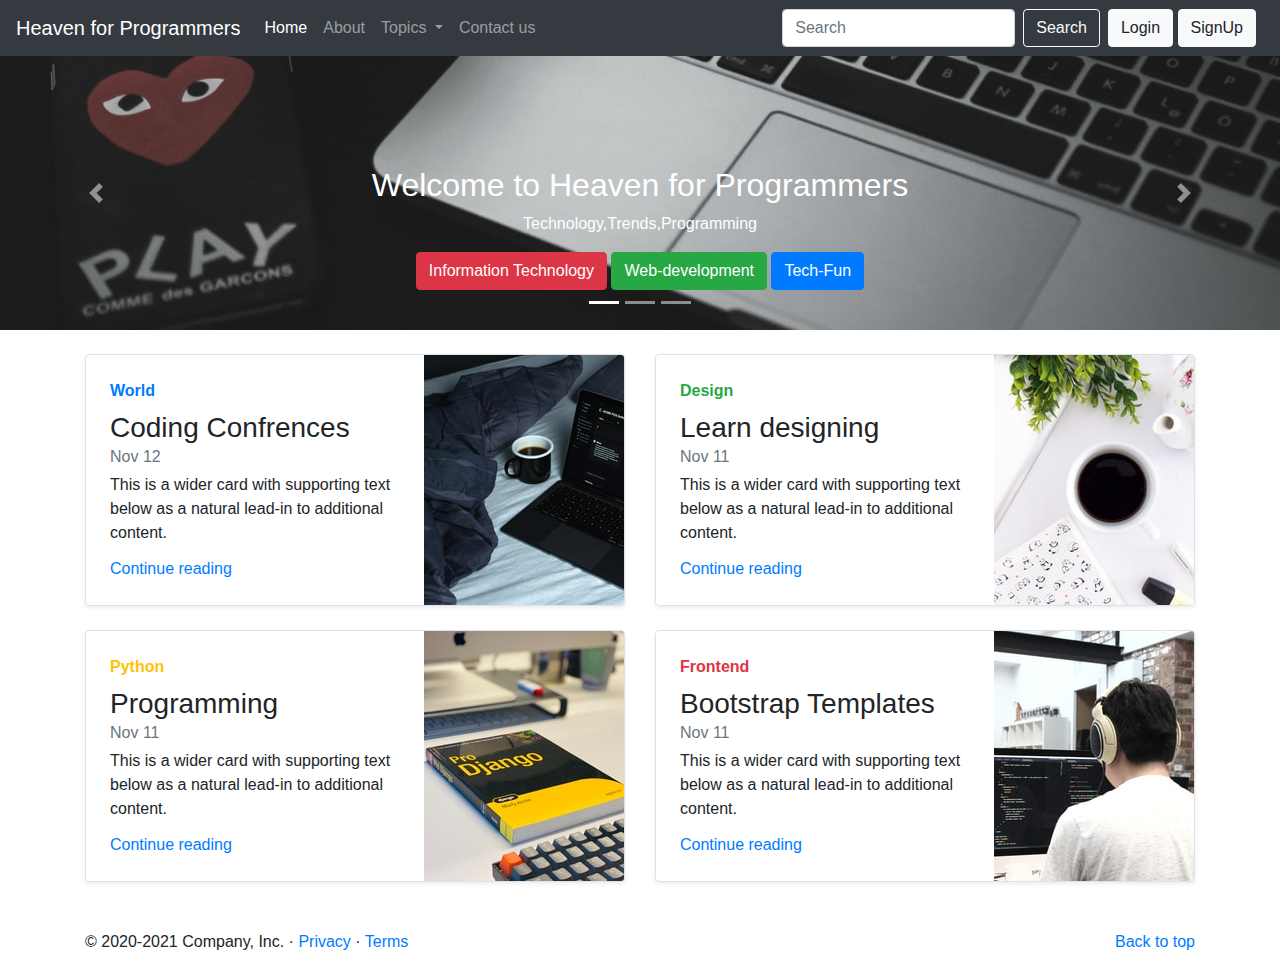
<file: index.html>
<!DOCTYPE html>
<html lang="en">
  <head>
    <title>Heaven for programmers</title>
    <!-- Required meta tags -->
    <meta charset="utf-8" />
    <meta
      name="viewport"
      content="width=device-width, initial-scale=1, shrink-to-fit=no"
    />
    <meta name="description" content="Welcome to Heaven for Programmers">
<meta title="Heaven for Programmers">
    <!-- Bootstrap CSS -->
    <link
      rel="stylesheet"
      href="https://stackpath.bootstrapcdn.com/bootstrap/4.3.1/css/bootstrap.min.css"
      integrity="sha384-ggOyR0iXCbMQv3Xipma34MD+dH/1fQ784/j6cY/iJTQUOhcWr7x9JvoRxT2MZw1T"
      crossorigin="anonymous"
    />
  </head>
  <body>
    <nav class="navbar navbar-expand-lg navbar-dark bg-dark">
      <a class="navbar-brand" href="/Heaven-for-Programmer">Heaven for Programmers</a>
      <button
        class="navbar-toggler"
        type="button"
        data-toggle="collapse"
        data-target="#navbarSupportedContent"
        aria-controls="navbarSupportedContent"
        aria-expanded="false"
        aria-label="Toggle navigation"
      >
        <span class="navbar-toggler-icon"></span>
      </button>

      <div class="collapse navbar-collapse" id="navbarSupportedContent">
        <ul class="navbar-nav mr-auto">
          <li class="nav-item active">
            <a class="nav-link" href="/Heaven-for-Programmer"
              >Home <span class="sr-only">(current)</span></a
            >
          </li>
          <li class="nav-item">
            <a class="nav-link" href="/Heaven-for-Programmer/about.html" target="_blank">About</a>
          </li>
          <li class="nav-item dropdown">
            <a
              class="nav-link dropdown-toggle"
              href="#"
              id="navbarDropdown"
              role="button"
              data-toggle="dropdown"
              aria-haspopup="true"
              aria-expanded="false"
            >
              Topics
            </a>
            <div class="dropdown-menu" aria-labelledby="navbarDropdown">
              <a class="dropdown-item" href="#">Web-Development</a>
              <a class="dropdown-item" href="#">Information Technology</a>
              <div class="dropdown-divider"></div>
              <a class="dropdown-item" href="#">Support us</a>
              <a class="dropdown-item" href="#">Write for us</a>
            </div>
          </li>
          <li class="nav-item">
            <a class="nav-link" href="/Heaven-for-Programmer/contact.html" target="_blank" tabindex="-1"
              >Contact us</a
            >
          </li>
        </ul>
        <form class="form-inline my-2 my-lg-0">
          <input
            class="form-control mr-sm-2"
            type="search"
            placeholder="Search"
            aria-label="Search"
          />
          <button class="btn btn-outline-light my-2 my-sm-0" type="submit">
            Search
          </button>
        </form>
        <div class="mx-2">
          <button class="btn btn-light"data-toggle="modal" data-target="#LoginModal">Login</button>
          <button class="btn btn-light"data-toggle="modal" data-target="#SignupModal">SignUp</button>
        </div>
      </div>
    </nav>
  

<!-- Modal -->
<div class="modal fade" id="LoginModal" tabindex="-1" aria-labelledby="LoginModalLabel" aria-hidden="true">
  <div class="modal-dialog">
    <div class="modal-content">
      <div class="modal-header">
        <h5 class="modal-title" id="exampleModalLabel">Login to Heaven for programmers</h5>
        <button type="button" class="close" data-dismiss="modal" aria-label="Close">
          <span aria-hidden="true">&times;</span>
        </button>
      </div>
      <div class="modal-body">
        <form>
          <div class="form-group">
            <label for="exampleInputEmail1">Email address</label>
            <input type="email" class="form-control" id="exampleInputEmail1" aria-describedby="emailHelp">
            <small id="emailHelp" class="form-text text-muted">We'll never share your email with anyone else.</small>
          </div>
          <div class="form-group">
            <label for="exampleInputPassword1">Password</label>
            <input type="password" class="form-control" id="exampleInputPassword1">
          </div>
          <div class="form-group form-check">
            <input type="checkbox" class="form-check-input" id="exampleCheck1">
            <label class="form-check-label" for="exampleCheck1">Check me out</label>
          </div>
          <button type="submit" class="btn btn-primary">Submit</button>
        </form>
      </div>
      <div class="modal-footer">
        <button type="button" class="btn btn-secondary" data-dismiss="modal">Close</button>
        
      </div>
    </div>
  </div>
</div>

<!-- sign upModal -->
<div class="modal fade" id="SignupModal" tabindex="-1" aria-labelledby="SignupModalLabel" aria-hidden="true">
  <div class="modal-dialog">
    <div class="modal-content">
      <div class="modal-header">
        <h5 class="modal-title" id="exampleModalLabel">Get an account in Heaven for programmers</h5>
        <button type="button" class="close" data-dismiss="modal" aria-label="Close">
          <span aria-hidden="true">&times;</span>
        </button>
      </div>
      <div class="modal-body">
        <form>
          <div class="form-group">
            <label for="exampleInputEmail1">Email address</label>
            <input type="email" class="form-control" id="exampleInputEmail1" aria-describedby="emailHelp">
            <small id="emailHelp" class="form-text text-muted">We'll never share your email with anyone else.</small>
          </div>
          <div class="form-group">
            <label for="exampleInputPassword1">Password</label>
            <input type="password" class="form-control" id="exampleInputPassword1">
          </div>
          <div class="form-group">
            <label for="cexampleInputPassword1">Confirm Password</label>
            <input type="password" class="form-control" id="cexampleInputPassword1">
          </div>
        
          <button type="submit" class="btn btn-primary">Create Account</button>
        </form>
      </div>
      <div class="modal-footer">
        <button type="button" class="btn btn-secondary" data-dismiss="modal">Close</button>
        
      </div>
    </div>
  </div>
</div>
    <div
      id="carouselExampleCaptions"
      class="carousel slide carousel-fade"
      data-ride="carousel"
    >
      <ol class="carousel-indicators">
        <li
          data-target="#carouselExampleCaptions"
          data-slide-to="0"
          class="active"
        ></li>
        <li data-target="#carouselExampleCaptions" data-slide-to="1"></li>
        <li data-target="#carouselExampleCaptions" data-slide-to="2"></li>
      </ol>
      <div class="carousel-inner">
        <div class="carousel-item active">
          <img src="4.jpg" class="d-block w-100" alt="..." />
          <div class="carousel-caption d-none d-md-block">
            <h2>Welcome to Heaven for Programmers</h2>
            <p>Technology,Trends,Programming</p>
            <button class="btn btn-danger">Information Technology</button>
            <button class="btn btn-success">Web-development</button>
            <button class="btn btn-primary">Tech-Fun</button>
          </div>
        </div>
        <div class="carousel-item">
          <img src="2.jpg" class="d-block w-100" alt="..." />
          <div class="carousel-caption d-none d-md-block">
            <h2>Welcome to Heaven for Programmers</h2>
            <p>Logic,Concepts,Learning</p>
            <button class="btn btn-danger">Information Technology</button>
            <button class="btn btn-success">Web-development</button>
            <button class="btn btn-primary">Tech-Fun</button>
          </div>
        </div>
        <div class="carousel-item">
          <img src="1.jpg" class="d-block w-100" alt="..." />
          <div class="carousel-caption d-none d-md-block">
            <h2>Welcome to Heaven for Programmers</h2>
            <p>Trends,Tech-Fun,Coding</p>
            <button class="btn btn-danger">Information Technology</button>
            <button class="btn btn-success">Web-development</button>
            <button class="btn btn-primary">Tech-Fun</button>
          </div>
        </div>
      </div>
      <a
        class="carousel-control-prev"
        href="#carouselExampleCaptions"
        role="button"
        data-slide="prev"
      >
        <span class="carousel-control-prev-icon" aria-hidden="true"></span>
        <span class="sr-only">Previous</span>
      </a>
      <a
        class="carousel-control-next"
        href="#carouselExampleCaptions"
        role="button"
        data-slide="next"
      >
        <span class="carousel-control-next-icon" aria-hidden="true"></span>
        <span class="sr-only">Next</span>
      </a>
    </div>
    <div class="container my-4">
      <div class="row mb-2">
        <div class="col-md-6">
          <div
            class="row no-gutters border rounded overflow-hidden flex-md-row mb-4 shadow-sm h-md-250 position-relative"
          >
            <div class="col p-4 d-flex flex-column position-static">
              <strong class="d-inline-block mb-2 text-primary">World</strong>
              <h3 class="mb-0">Coding Confrences</h3>
              <div class="mb-1 text-muted">Nov 12</div>
              <p class="card-text mb-auto">
                This is a wider card with supporting text below as a natural
                lead-in to additional content.
              </p>
              <a href="#" class="stretched-link">Continue reading</a>
            </div>
            <div class="col-auto d-none d-lg-block">
              <img src="thumbnail3.jpg" class="bd-placeholder-img"width="200"height="250">
                <title>Placeholder</title>

            </div>
          </div>
        </div>
        <div class="col-md-6">
          <div
            class="row no-gutters border rounded overflow-hidden flex-md-row mb-4 shadow-sm h-md-250 position-relative"
          >
            <div class="col p-4 d-flex flex-column position-static">
              <strong class="d-inline-block mb-2 text-success">Design</strong>
              <h3 class="mb-0">Learn designing</h3>
              <div class="mb-1 text-muted">Nov 11</div>
              <p class="mb-auto">
                This is a wider card with supporting text below as a natural
                lead-in to additional content.
              </p>
              <a href="#" class="stretched-link">Continue reading</a>
            </div>
            <div class="col-auto d-none d-lg-block">
              <img src="thumbnail4.jpg" class="bd-placeholder-img"width="200"height="250">
                <title>Placeholder</title>
            
            </div>
          </div>
        </div>
        <div class="col-md-6">
          <div
            class="row no-gutters border rounded overflow-hidden flex-md-row mb-4 shadow-sm h-md-250 position-relative"
          >
            <div class="col p-4 d-flex flex-column position-static">
              <strong class="d-inline-block mb-2 text-warning">Python</strong>
              <h3 class="mb-0">Programming</h3>
              <div class="mb-1 text-muted">Nov 11</div>
              <p class="mb-auto">
                This is a wider card with supporting text below as a natural
                lead-in to additional content.
              </p>
              <a href="#" class="stretched-link">Continue reading</a>
            </div>
            <div class="col-auto d-none d-lg-block">
              <img src="thumbnail.jpg" class="bd-placeholder-img"width="200"height="250">
                <title>Placeholder</title>
            
            </div>
          </div>
        </div>
        <div class="col-md-6">
          <div
            class="row no-gutters border rounded overflow-hidden flex-md-row mb-4 shadow-sm h-md-250 position-relative"
          >
            <div class="col p-4 d-flex flex-column position-static">
              <strong class="d-inline-block mb-2 text-danger">Frontend</strong>
              <h3 class="mb-0">Bootstrap Templates</h3>
              <div class="mb-1 text-muted">Nov 11</div>
              <p class="mb-auto">
                This is a wider card with supporting text below as a natural
                lead-in to additional content.
              </p>
              <a href="#" class="stretched-link">Continue reading</a>
            </div>
            <div class="col-auto d-none d-lg-block">
              <img src="person.jpg" class="bd-placeholder-img"width="200"height="250">
                <title>Placeholder</title>
            
            </div>
          </div>
        </div>
      </div>
    </div>
    <footer class="container">
      <p class="float-right"><a href="#">Back to top</a></p>
      <p>© 2020-2021 Company, Inc. · <a href="#">Privacy</a> · <a href="#">Terms</a></p>
    </footer>
    
    <!-- Optional JavaScript -->
    <!-- jQuery first, then Popper.js, then Bootstrap JS -->
    <script
      src="https://code.jquery.com/jquery-3.3.1.slim.min.js"
      integrity="sha384-q8i/X+965DzO0rT7abK41JStQIAqVgRVzpbzo5smXKp4YfRvH+8abtTE1Pi6jizo"
      crossorigin="anonymous"
    ></script>
    <script
      src="https://cdnjs.cloudflare.com/ajax/libs/popper.js/1.14.7/umd/popper.min.js"
      integrity="sha384-UO2eT0CpHqdSJQ6hJty5KVphtPhzWj9WO1clHTMGa3JDZwrnQq4sF86dIHNDz0W1"
      crossorigin="anonymous"
    ></script>
    <script
      src="https://stackpath.bootstrapcdn.com/bootstrap/4.3.1/js/bootstrap.min.js"
      integrity="sha384-JjSmVgyd0p3pXB1rRibZUAYoIIy6OrQ6VrjIEaFf/nJGzIxFDsf4x0xIM+B07jRM"
      crossorigin="anonymous"
    ></script>
  </body>
</html>
</file>
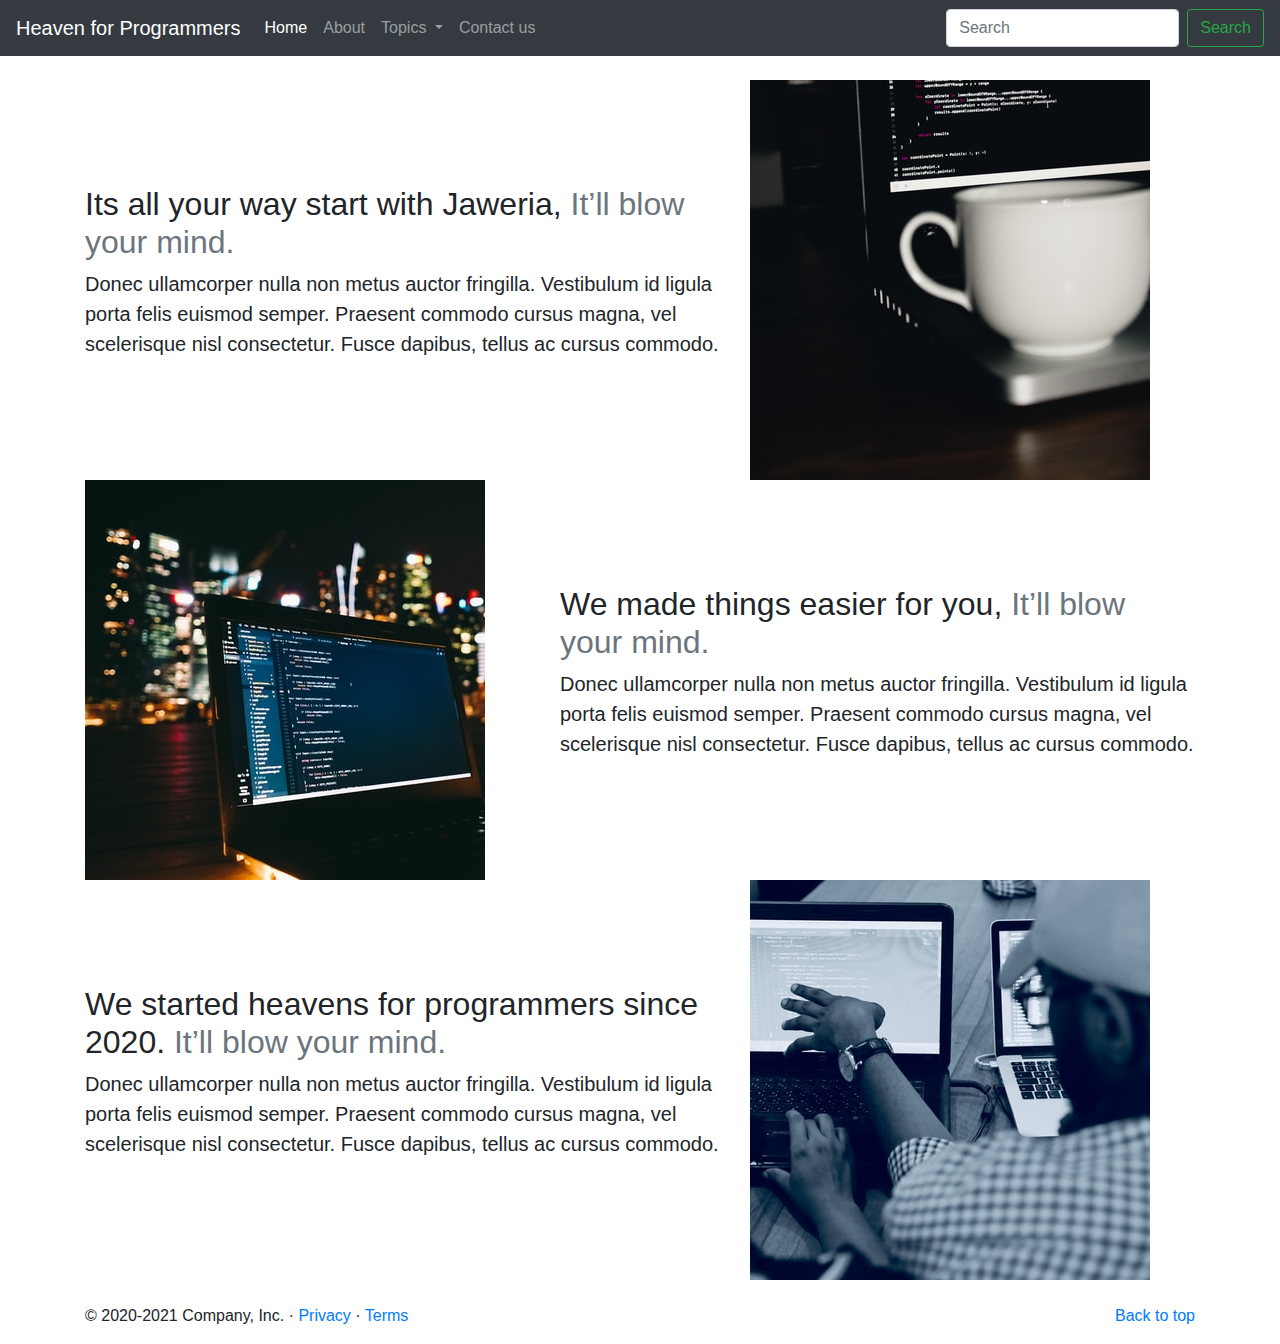
<file: about.html>
<!DOCTYPE html>
<html lang="en">
  <head>
    <title>Heaven for programmers</title>
    <!-- Required meta tags -->
    <meta charset="utf-8" />
    <meta
      name="viewport"
      content="width=device-width, initial-scale=1, shrink-to-fit=no"
    />

    <!-- Bootstrap CSS -->
    <link
      rel="stylesheet"
      href="https://stackpath.bootstrapcdn.com/bootstrap/4.3.1/css/bootstrap.min.css"
      
      integrity="sha384-ggOyR0iXCbMQv3Xipma34MD+dH/1fQ784/j6cY/iJTQUOhcWr7x9JvoRxT2MZw1T"
      crossorigin="anonymous"
    />
    <link rel="stylesheet" href="style.css">
  </head>
  <body>
    
      <nav class="navbar navbar-expand-lg navbar-dark bg-dark">
        <a class="navbar-brand" href="#">Heaven for Programmers</a>
        <button
          class="navbar-toggler"
          type="button"
          data-toggle="collapse"
          data-target="#navbarSupportedContent"
          aria-controls="navbarSupportedContent"
          aria-expanded="false"
          aria-label="Toggle navigation"
        >
          <span class="navbar-toggler-icon"></span>
        </button>

        <div class="collapse navbar-collapse" id="navbarSupportedContent">
          <ul class="navbar-nav mr-auto">
          <li class="nav-item active">
            <a class="nav-link" href="/Heaven-for-Programmer"
              >Home <span class="sr-only">(current)</span></a
            >
          </li>
          <li class="nav-item">
            <a class="nav-link" href="/Heaven-for-Programmer/about.html" target="_blank">About</a>
          </li>
          <li class="nav-item dropdown">
            <a
              class="nav-link dropdown-toggle"
              href="#"
              id="navbarDropdown"
              role="button"
              data-toggle="dropdown"
              aria-haspopup="true"
              aria-expanded="false"
            >
              Topics
            </a>
            <div class="dropdown-menu" aria-labelledby="navbarDropdown">
              <a class="dropdown-item" href="#">Web-Development</a>
              <a class="dropdown-item" href="#">Information Technology</a>
              <div class="dropdown-divider"></div>
              <a class="dropdown-item" href="#">Support us</a>
              <a class="dropdown-item" href="#">Write for us</a>
            </div>
          </li>
          <li class="nav-item">
            <a class="nav-link" href="/Heaven-for-Programme/contact.html" target="_blank" tabindex="-1"
              >Contact us</a
            >
          </li>
        </ul>
          <form class="form-inline my-2 my-lg-0">
            <input
              class="form-control mr-sm-2"
              type="search"
              placeholder="Search"
              aria-label="Search"
            />
            <button class="btn btn-outline-success my-2 my-sm-0" type="submit">
              Search
            </button>
          </form>
        </div>
      </nav>
    </div>
    <div class="container my-4">
        <div class="row featurette d-flex justify-content-center align-items-center"> 
          <div class="col-md-7 order-md-1">
            <h2 class="featurette-heading">Its all your way start with Jaweria, <span class="text-muted">It’ll blow your mind.</span></h2>
            <p class="lead">Donec ullamcorper nulla non metus auctor fringilla. Vestibulum id ligula porta felis euismod semper. Praesent commodo cursus magna, vel scelerisque nisl consectetur. Fusce dapibus, tellus ac cursus commodo.</p>
          </div>
          <div class="col-md-5 order-md-1">
            <img class="img-fluid" src="8.jpg">
          </div>
        </div>
      
  <div class="row featurette d-flex justify-content-center align-items-center">
      <div class="col-md-7 order-md-2">
        <h2 class="featurette-heading">We made things easier for you, <span class="text-muted">It’ll blow your mind.</span></h2>
        <p class="lead">Donec ullamcorper nulla non metus auctor fringilla. Vestibulum id ligula porta felis euismod semper. Praesent commodo cursus magna, vel scelerisque nisl consectetur. Fusce dapibus, tellus ac cursus commodo.</p>
      </div>
      <div class="col-md-5">
        <img class="img-fluid" src="6.jpg">
      </div>
    </div>
      
      <div class="row featurette d-flex justify-content-center align-items-center">
        <div class="col-md-7">
          <h2 class="featurette-heading">We started heavens for programmers since 2020. <span class="text-muted">It’ll blow your mind.</span></h2>
          <p class="lead">Donec ullamcorper nulla non metus auctor fringilla. Vestibulum id ligula porta felis euismod semper. Praesent commodo cursus magna, vel scelerisque nisl consectetur. Fusce dapibus, tellus ac cursus commodo.</p>
        </div>
        <div class="col-md-5">
          <img class="img-fluid" src="7.jpg">
        </div>
      </div>
        </div>
        <footer class="container">
          <p class="float-right"><a href="#">Back to top</a></p>
          <p>© 2020-2021 Company, Inc. · <a href="#">Privacy</a> · <a href="#">Terms</a></p>
        </footer>
    <!-- Optional JavaScript -->
    <!-- jQuery first, then Popper.js, then Bootstrap JS -->
    <script
      src="https://code.jquery.com/jquery-3.3.1.slim.min.js"
      integrity="sha384-q8i/X+965DzO0rT7abK41JStQIAqVgRVzpbzo5smXKp4YfRvH+8abtTE1Pi6jizo"
      crossorigin="anonymous"
    ></script>
    <script
      src="https://cdnjs.cloudflare.com/ajax/libs/popper.js/1.14.7/umd/popper.min.js"
      integrity="sha384-UO2eT0CpHqdSJQ6hJty5KVphtPhzWj9WO1clHTMGa3JDZwrnQq4sF86dIHNDz0W1"
      crossorigin="anonymous"
    ></script>
    <script
      src="https://stackpath.bootstrapcdn.com/bootstrap/4.3.1/js/bootstrap.min.js"
      integrity="sha384-JjSmVgyd0p3pXB1rRibZUAYoIIy6OrQ6VrjIEaFf/nJGzIxFDsf4x0xIM+B07jRM"
      crossorigin="anonymous"
    ></script>
  </body>
</html>
</file>
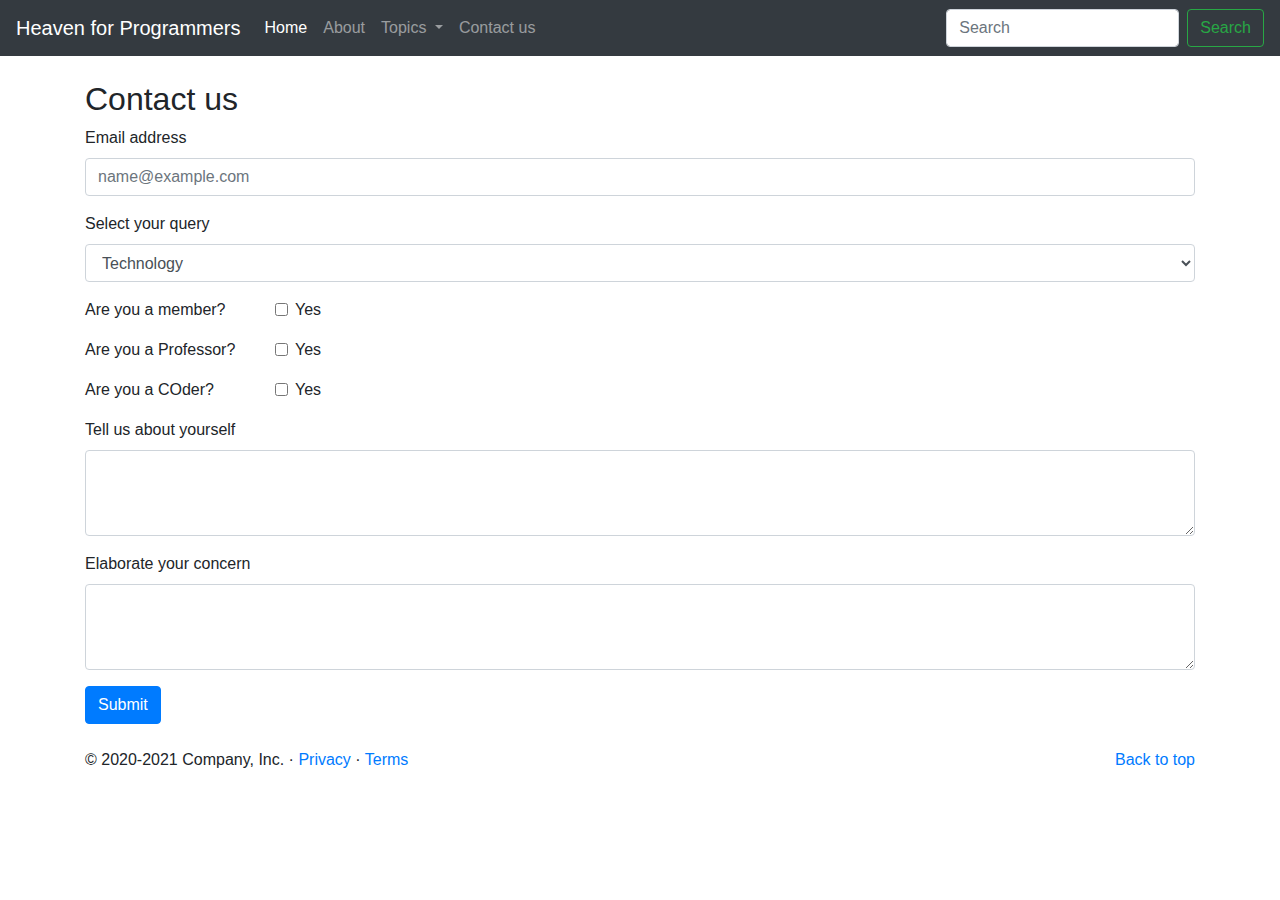
<file: contact.html>
<!DOCTYPE html>
<html lang="en">
  <head>
    <title>Heaven for programmers</title>
    <!-- Required meta tags -->
    <meta charset="utf-8" />
    <meta
      name="viewport"
      content="width=device-width, initial-scale=1, shrink-to-fit=no"
    />

    <!-- Bootstrap CSS -->
    <link
      rel="stylesheet"
      href="https://stackpath.bootstrapcdn.com/bootstrap/4.3.1/css/bootstrap.min.css"
      
      integrity="sha384-ggOyR0iXCbMQv3Xipma34MD+dH/1fQ784/j6cY/iJTQUOhcWr7x9JvoRxT2MZw1T"
      crossorigin="anonymous"
    />
    <link rel="stylesheet" href="style.css">
  </head>
  <body>
    
      <nav class="navbar navbar-expand-lg navbar-dark bg-dark">
        <a class="navbar-brand" href="/Heaven-for-Programmer">Heaven for Programmers</a>
        <button
          class="navbar-toggler"
          type="button"
          data-toggle="collapse"
          data-target="#navbarSupportedContent"
          aria-controls="navbarSupportedContent"
          aria-expanded="false"
          aria-label="Toggle navigation"
        >
          <span class="navbar-toggler-icon"></span>
        </button>

        <div class="collapse navbar-collapse" id="navbarSupportedContent">
          <ul class="navbar-nav mr-auto">
          <li class="nav-item active">
            <a class="nav-link" href="/Heaven-for-Programmer"
              >Home <span class="sr-only">(current)</span></a
            >
          </li>
          <li class="nav-item">
            <a class="nav-link" href="/Heaven-for-Programmer/about.html" target="_blank">About</a>
          </li>
          <li class="nav-item dropdown">
            <a
              class="nav-link dropdown-toggle"
              href="#"
              id="navbarDropdown"
              role="button"
              data-toggle="dropdown"
              aria-haspopup="true"
              aria-expanded="false"
            >
              Topics
            </a>
            <div class="dropdown-menu" aria-labelledby="navbarDropdown">
              <a class="dropdown-item" href="#">Web-Development</a>
              <a class="dropdown-item" href="#">Information Technology</a>
              <div class="dropdown-divider"></div>
              <a class="dropdown-item" href="#">Support us</a>
              <a class="dropdown-item" href="#">Write for us</a>
            </div>
          </li>
          <li class="nav-item">
            <a class="nav-link" href="/Heaven-for-Programmer/contact.html" target="_blank" tabindex="-1"
              >Contact us</a
            >
          </li>
        </ul>
          <form class="form-inline my-2 my-lg-0">
            <input
              class="form-control mr-sm-2"
              type="search"
              placeholder="Search"
              aria-label="Search"
            />
            <button class="btn btn-outline-success my-2 my-sm-0" type="submit">
              Search
            </button>
          </form>
        </div>
      </nav>
      
    
  </div>
</div>
    </div>
    <div class="container my-4">
        <h2>Contact us</h2>
        <form>
            <div class="form-group">
              <label for="exampleFormControlInput1">Email address</label>
              <input type="email" class="form-control" id="exampleFormControlInput1" placeholder="name@example.com">
            </div>
            <div class="form-group">
              <label for="exampleFormControlSelect1">Select your query</label>
              <select class="form-control" id="exampleFormControlSelect1">
                <option>Technology</option>
                <option>Tech</option>
                <option>WEB</option>
                <option>IT</option>
                <option>....</option>
              </select>
            </div>
            <div class="form-group row">
                <div class="col-sm-2">Are you a member?</div>
                <div class="col-sm-10">
                  <div class="form-check">
                    <input class="form-check-input" type="checkbox" id="gridCheck1">
                    <label class="form-check-label" for="gridCheck1">
                      Yes
                    </label>
                  </div>
                </div>
              </div>
              <div class="form-group row">
                <div class="col-sm-2">Are you a Professor?</div>
                <div class="col-sm-10">
                  <div class="form-check">
                    <input class="form-check-input" type="checkbox" id="gridCheck2">
                    <label class="form-check-label" for="gridCheck2">
                      Yes
                    </label>
                  </div>
                </div>
              </div>
              <div class="form-group row">
                <div class="col-sm-2">Are you a COder?</div>
                <div class="col-sm-10">
                  <div class="form-check">
                    <input class="form-check-input" type="checkbox" id="gridCheck3">
                    <label class="form-check-label" for="gridCheck3">
                      Yes
                    </label>
                  </div>
                </div>
              </div>
              <div class="form-group">
                <label for="exampleFormControlTextarea1">Tell us about yourself</label>
                <textarea class="form-control" id="exampleFormControlTextarea1" rows="3"></textarea>
              </div>
            <div class="form-group">
              <label for="exampleFormControlTextarea1">Elaborate your concern</label>
              <textarea class="form-control" id="exampleFormControlTextarea2" rows="3"></textarea>
            </div>
            <button class="btn btn-primary">Submit</button>
          </form>
        </div>
        <footer class="container">
          <p class="float-right"><a href="#">Back to top</a></p>
          <p>© 2020-2021 Company, Inc. · <a href="#">Privacy</a> · <a href="#">Terms</a></p>
        </footer>
    <!-- Optional JavaScript -->
    <!-- jQuery first, then Popper.js, then Bootstrap JS -->
    <script
      src="https://code.jquery.com/jquery-3.3.1.slim.min.js"
      integrity="sha384-q8i/X+965DzO0rT7abK41JStQIAqVgRVzpbzo5smXKp4YfRvH+8abtTE1Pi6jizo"
      crossorigin="anonymous"
    ></script>
    <script
      src="https://cdnjs.cloudflare.com/ajax/libs/popper.js/1.14.7/umd/popper.min.js"
      integrity="sha384-UO2eT0CpHqdSJQ6hJty5KVphtPhzWj9WO1clHTMGa3JDZwrnQq4sF86dIHNDz0W1"
      crossorigin="anonymous"
    ></script>
    <script
      src="https://stackpath.bootstrapcdn.com/bootstrap/4.3.1/js/bootstrap.min.js"
      integrity="sha384-JjSmVgyd0p3pXB1rRibZUAYoIIy6OrQ6VrjIEaFf/nJGzIxFDsf4x0xIM+B07jRM"
      crossorigin="anonymous"
    ></script>
  </body>
</html>
</file>
<file: style.css>
/* .containter{
    justify-content: center;
    flex: justify-content center;
} */
</file>
